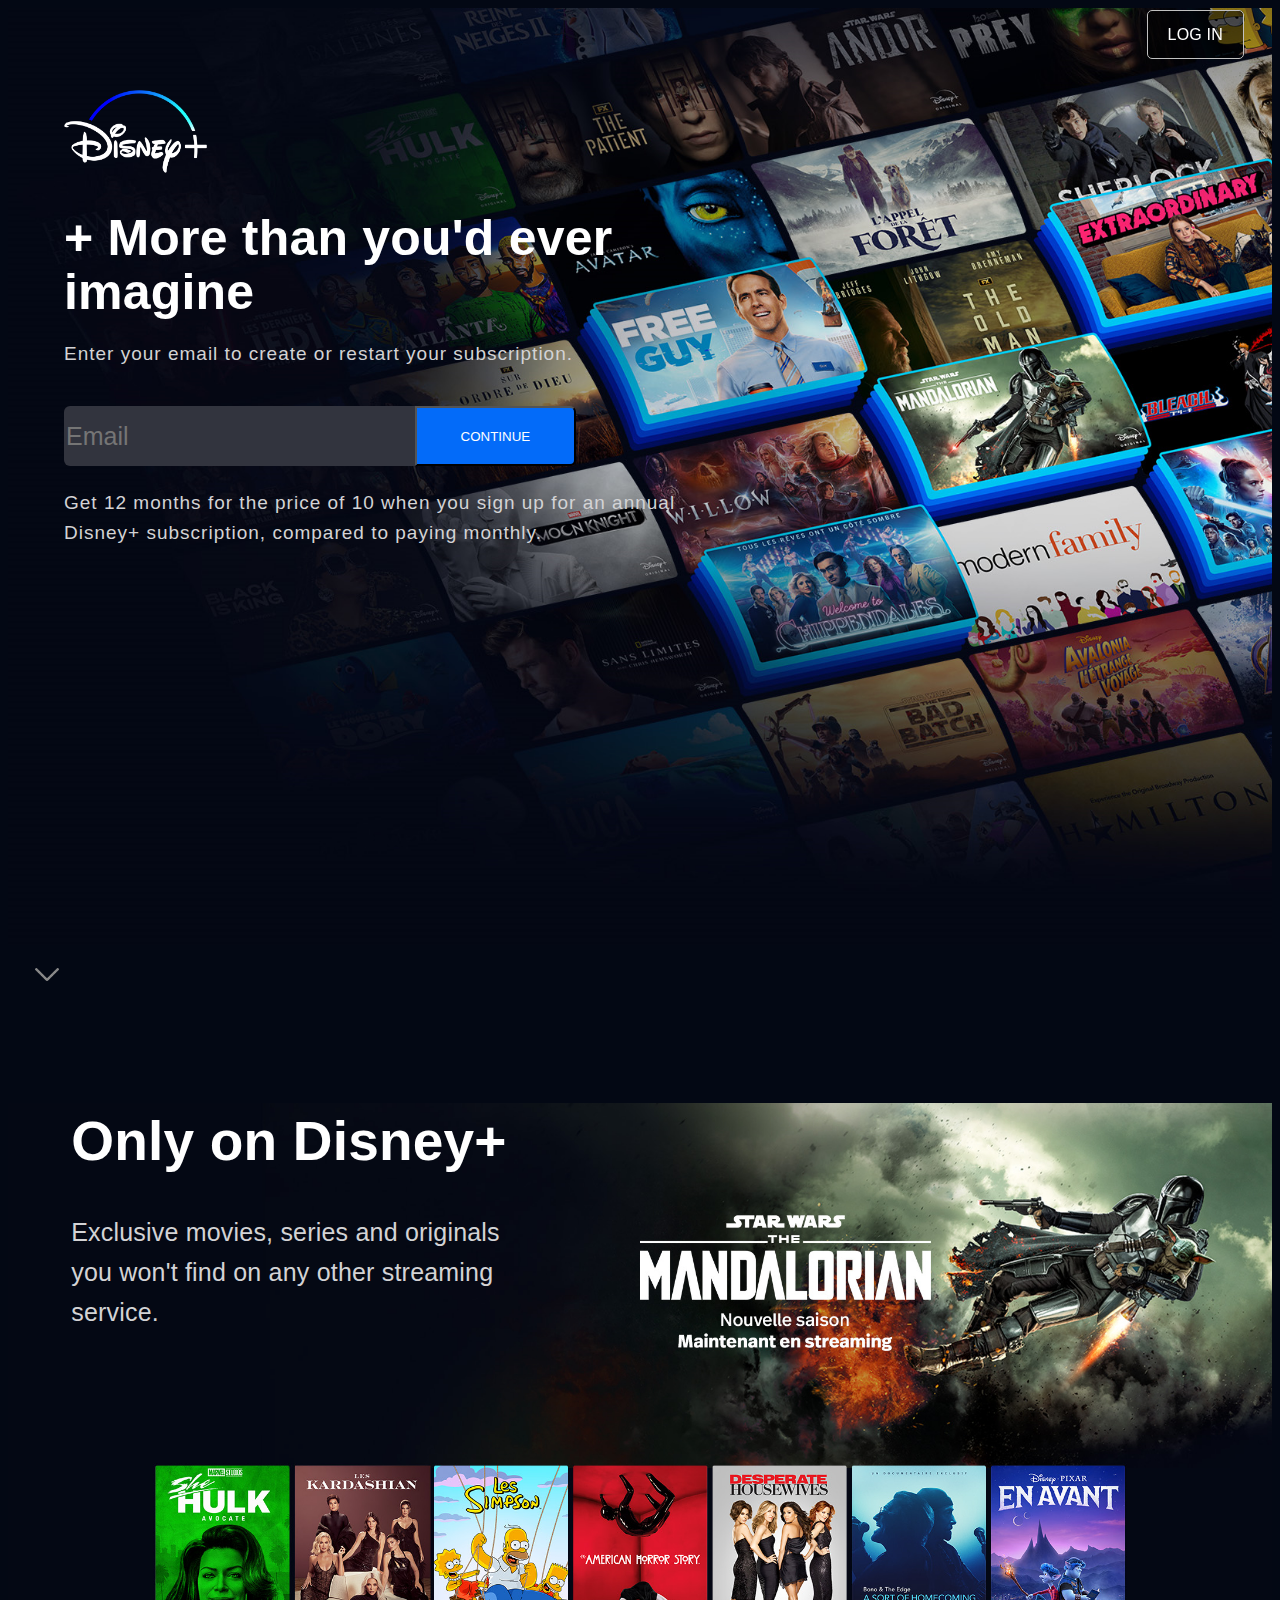
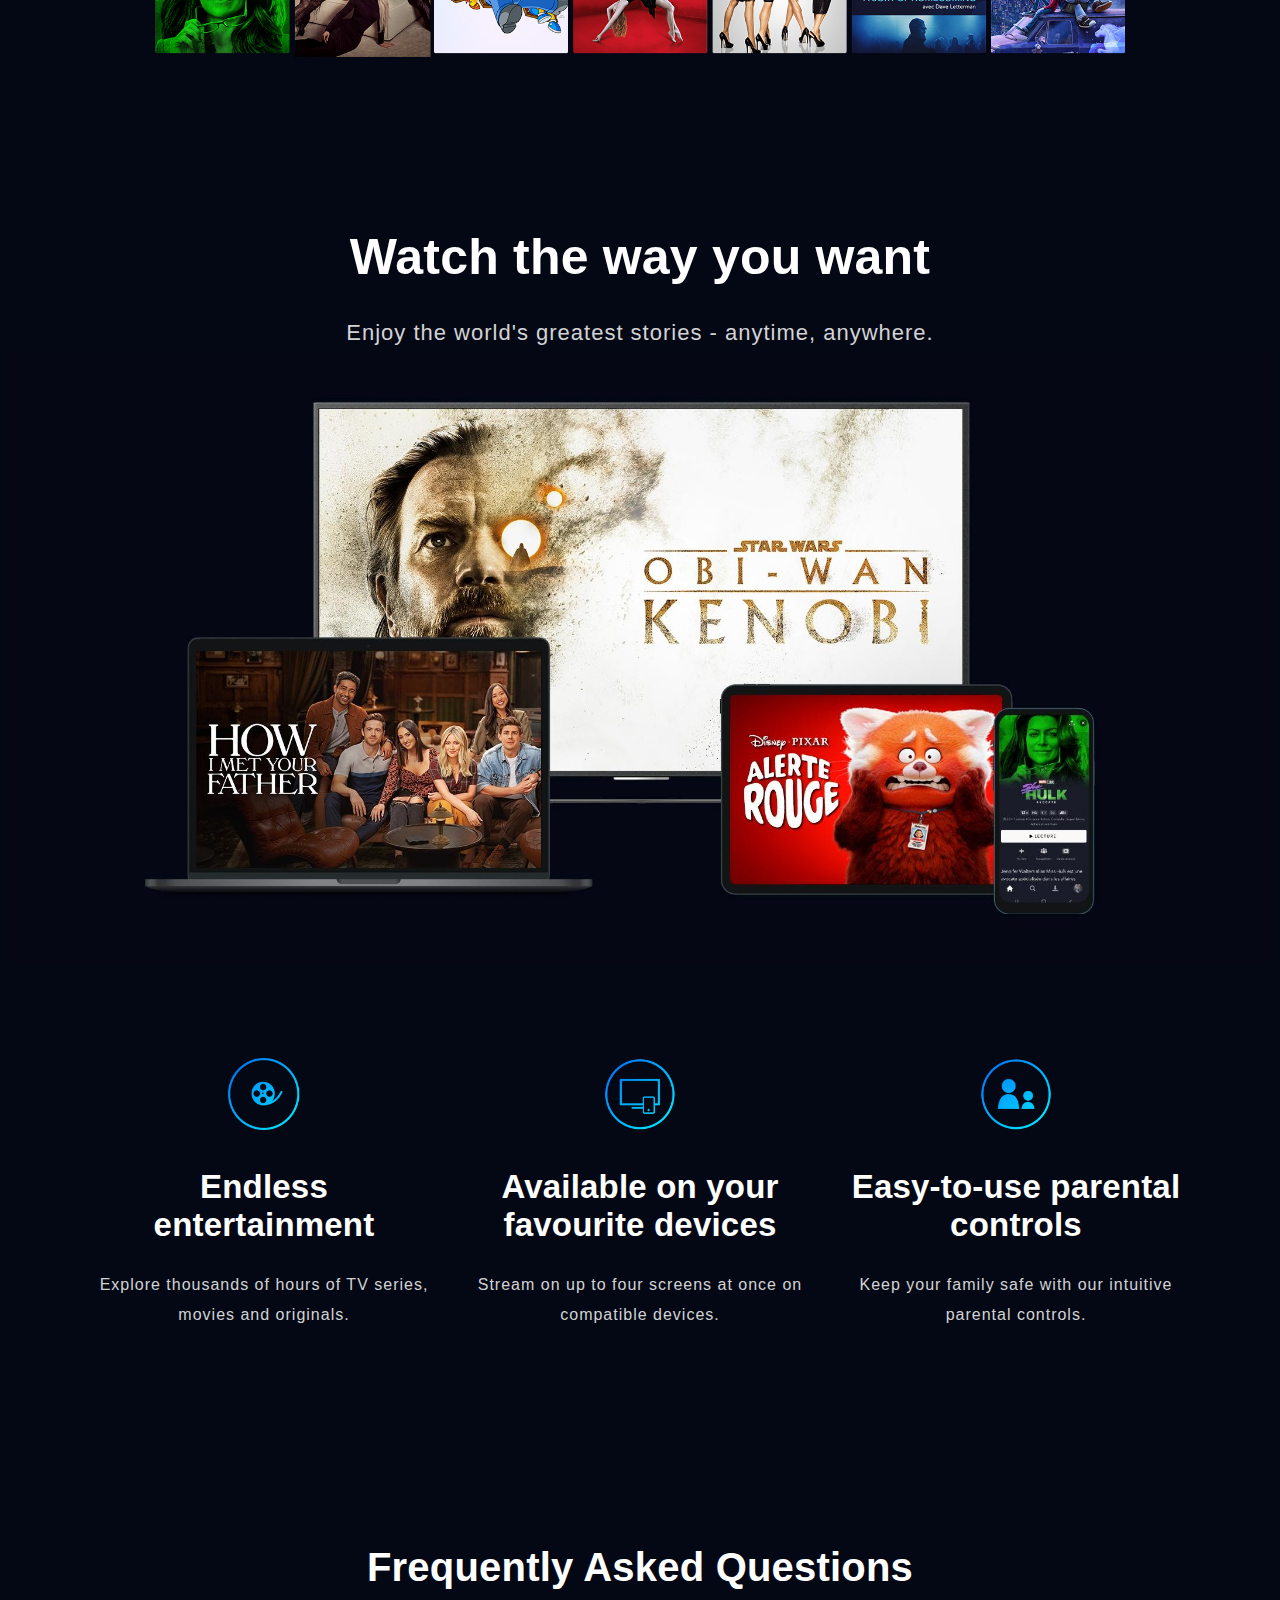
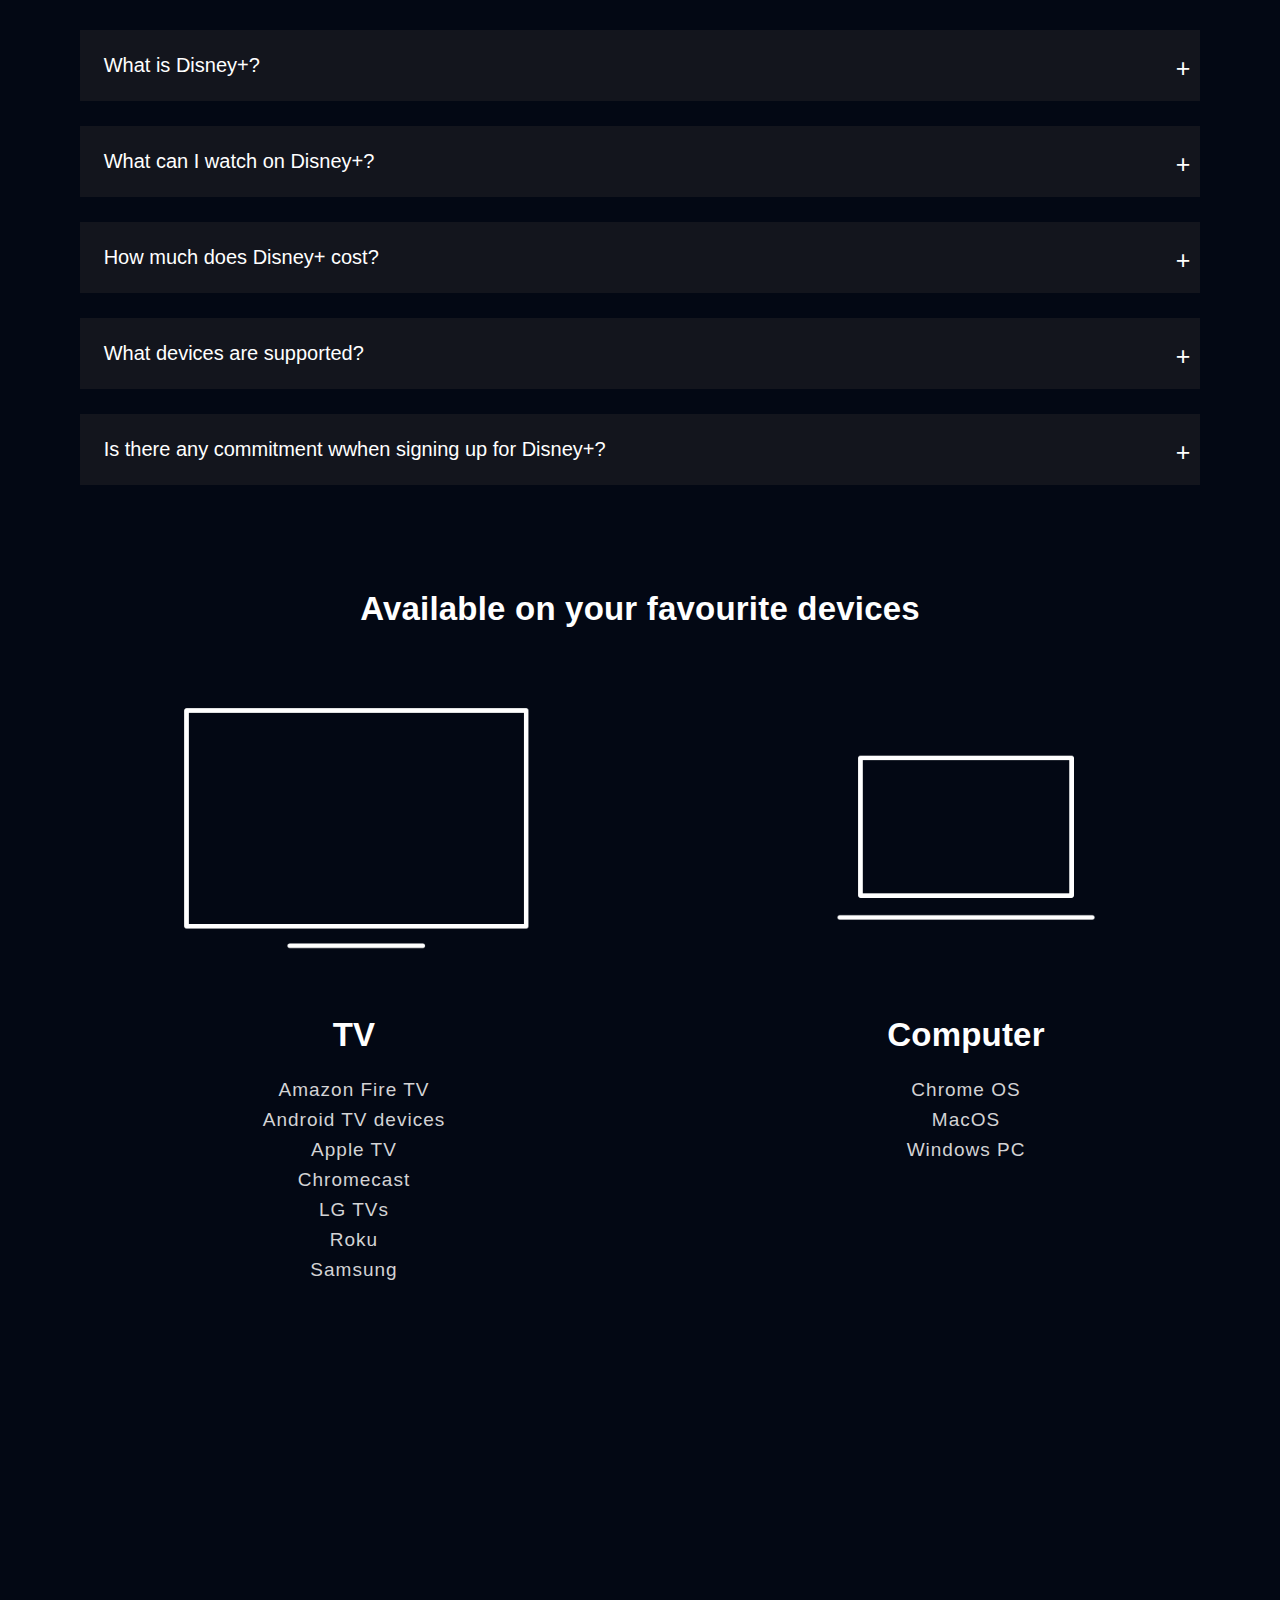
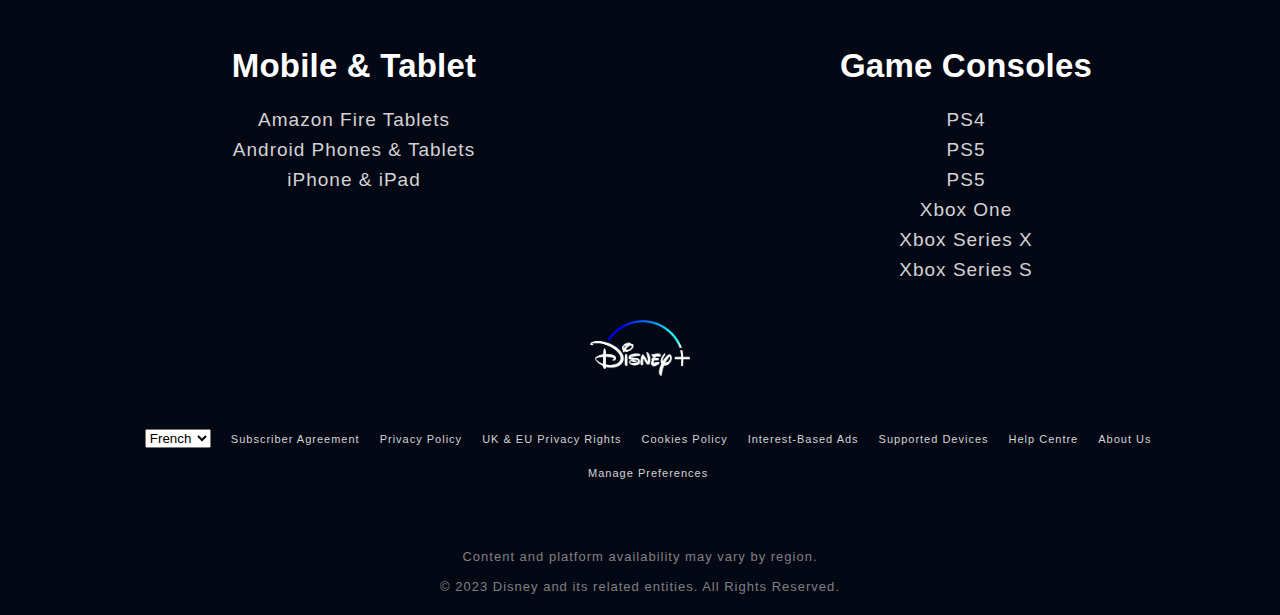
<file: index.html>
<!DOCTYPE html>
<html lang="en">

<head>
    <meta charset="UTF-8">
    <meta http-equiv="X-UA-Compatible" content="IE=edge">
    <meta name="viewport" content="width=device-width, initial-scale=1.0">
    <link rel="stylesheet" href="./css/normalize.css">
    <link rel="stylesheet" href="./css/responsive.css">
    <link rel="Icon" href="img/logo-disney-plus.png">
    <title>Disney.en</title>
</head>

<body>
    <header>
        <nav class="nav-pre-sticky">
            <ul>
                <li>
                    <a href="" class="nav-pre-sticky" data-gv2-element="element" data-gv2-key="button">
                        <span>LOG IN</span>
                    </a>
                </li>
                <li>
                </li>
            </ul>
        </nav>
        <nav class="navpost-sticky">
            <ul class="nav-list">
                <li>
                    <img class="imgdisneynav" src="img/logo-disney-plus.png" width="89" height="50" alt="Disney+ Logo">
                </li>
                <li class="adroite">
                    <a href="/login" class="nav-post-sticky" data-gv2-key="button">
                        <span class="">SIGN UP NOW</span>
                    </a>
                </li>
                <li class="adroite">
                    <a href="/login" class="navnoir" data-gv2-element="element" data-gv2-key="button"
                        data-gv2-name="log_in" data-gv2-type="button" data-analytics="click"
                        data-analytics-name="Nav Link - Log In" data-testid="log_in_header">
                        <span>LOG IN</span>
                    </a>
                </li>
            </ul>
        </nav>
    </header>
    <main>

        <section class="section-01">
            <div class="div1">
                <img src="img/logo-disney-plus.png" width="143" height="83
                " alt="Disney+ Logo">
                <h1>+ More than you'd ever imagine</h1>
                <p>Enter your email to create or restart your subscription.</p>
                <br>
                <div class="casemail">

                    <input type="email" name="email" id="email" placeholder="Email">
                    <button type="submit" class="buttonprimary">CONTINUE</button>

                </div>
                <div class="paragrapheacceuil">
                    <p>
                        Get 12 months for the price of 10 when you sign up for an annual <br> Disney+ subscription, compared to paying monthly.
                    </p>

                </div>




            </div>
        </section>
        <div class="arrow-down">
            <img src="img/arrow.png" alt="Down Arrow" class="bounce-top" />
        </div>
        <section class="section02">
            <div class="div-position">
                <h1>
                    Only on Disney+
                </h1>
                <p>
                    Exclusive movies, series and originals you won't find on any other streaming service.
                </p>
            </div>

        </section>

        <section class="section03">
            <h1>Watch the way you want</h1>
            <p class="azerty">Enjoy the world's greatest stories - anytime, anywhere.</p>
            <picture class="imgsection03">
                <img src="img/logo-kenobi.jpeg" alt="" width="2000px" height="550px">
            </picture>

            <ul class="liste">
                <li>
                    <img src="img/logo-bobine.png" class="img3" alt="">

                    <h3>Endless entertainment</h3>
                    <p>Explore thousands of hours of TV series, movies and originals.</p>
                </li>
                <li>
                    <picture>
                        <img src="img/logo-device.png" alt="">
                    </picture>
                    <h3>Available on your favourite devices</h3>
                    <p>Stream on up to four screens at once on compatible devices.</p>
                </li>
                <li>
                    <picture>
                        <img src="img/logo-parental.png" alt="">
                    </picture>
                    <h3>Easy-to-use parental controls</h3>
                    <p>Keep your family safe with our intuitive parental controls.</p>
                </li>
            </ul>
<!-- ----------------------------------------------------------------------------------------- -->
        </section>
        <section class="section04">
            <h3 class="questions"> Frequently Asked Questions</h3>
            <div class="divquestion">
                <button class="bouton2">
                    <span class="spanbouton">What is Disney+?
                    </span>
                    <span class="croix">+</span>
                </button>
                <div class="contenu">

                    <p>Disney+ is the streaming home for entertainment from Disney, Pixar, Marvel, Star Wars, National Geographic, Star and more.
                        <br>
                        <br>

                        Disney+ has a number of benefits included in the standard subscription price:
                    <ul class="sans-point">
                        <li>
                            <br>
                            <p> Exclusive Originals you can’t see anywhere else, blockbuster movies, bingeable shows, snackable shorts, and inspiring documentaries
                            </p>
                        </li>
                        <br>
                        <li>
                            <p>Unlimited downloads on up to 10 devices and up to 7 different profiles
                        </li>
                        <br>
                        <li>
                            <p>4K UHD streaming with Dolby Vision and Dolby Atmos support on compatible devices for no extra cost
                            </p>
                        </li>
                        <br>
                        <li>
                            <p>A robust parental controls system including dedicated profiles for children
                            </p>
                        </li>
                        <br>
                        <li>
                            <p>Up to 4 screens can stream simultaneously
                            </p>
                        </li>
                        <br>
                        <li>
                            <p>Host virtual viewing parties for up to 5 personal friends with Groupwatch
                            </p>
                        </li>
                    </ul>
                    </p>
                    </p>
                </div>
            </div>
            <div class="divquestion">
                <button class="bouton2">
                    <span class="spanbouton">What can I watch on Disney+?
                    </span>
                    <span class="croix">+</span>
                </button>
                <div class="contenu">

                    <p>With thousands of films and series from the greatest storytellers around the globe and more added each month, you will always find something to watch on Disney+
                        <br>
                        <br>

                        The best classics and sagas from Disney Studios, like Pinocchio or Pirates of the Caribbean
                    <ul>
                        <br>
                        <li>
                            <p>Heart-warming storytelling for all ages from the masterminds at Pixar such as the must-see Italian adventure Luca or Mei Lee's entering into adolescence in Turning Red
                            </p>
                        </li>
                        <br>
                        <li>
                            <p>Experience the ever-growing story of the Marvel Cinematic Universe like never before with must-see exclusive Original series from Marvel Studios - WandaVision, The Falcon and The Winter Soldier, Loki or Moon Knight

                            </p>
                        </li>
                        <br>
                        <li>
                            <p>Relive the epic Skywalker Saga or stream the latest live-action Star Wars series, like The Mandalorian or Obi-Wan Kenobi
                            </p>
                        </li>
                        <br>
                        <li>
                            <p>Open your eyes to the beauty of our planet with fearless National Geographic explorers and a number of insightful documentaries
                            </p>
                        </li>
                        <br>
                        <li>
                            <p>With Star, you will finally find series that everyone is talking about, such as Dopesick, The Kardashians, Desperate Housewives, Malcom, The Simpsons or the entire Futurama series invented by the same creators.
                            </p>
                        </li>
                        <br>

                    </ul>
                    </p>
                    </p>
                </div>
            </div>
            <div class="divquestion">
                <button class="bouton2">
                    <span class="spanbouton">How much does Disney+ cost?
                    </span>
                    <span class="croix">+</span>
                </button>
                <div class="contenu">

                    <p>Disney+ subscription costs €8.99 a month. Alternatively, save over 15%* with the annual subscription at €89.90 a year and get 12 months for the price of 10.
                        <br><br>
                        *savings compared to 12 months of the monthly price.
                        <br>

                </div>
            </div>
            <div class="divquestion">
                <button class="bouton2">
                    <span class="spanbouton">What devices are supported?
                    </span>
                    <span class="croix">+</span>
                </button>
                <div class="contenu">

                    <p>Disney+ supports mobile devices, web browsers, game consoles, set-top boxes, and smart TVs.
                    </p>

                </div>
            </div>
            <div class="divquestion">
                <button class="bouton2">
                    <span class="spanbouton">Is there any commitment wwhen signing up for Disney+?
                    </span>
                    <span class="croix">+</span>
                </button>
                <div class="contenu">

                    <p>There are no commitments and you can cancel at any time, effective at the end of your current payment period. Just follow the below 5 easy steps:
                        <br>
                    <ul>
                        <br>
                        <p> 1. Go to www.disneyplus.com and log in
                        </p>
                        </li>
                        <br>
                        <li>
                            <p> 2. Select your Profile
                            </p>
                        </li>
                        <br>
                        <li>
                            <p>3. Select Account
                            </p>
                        </li>
                        <br>
                        <li>
                            <p>4. Select Cancel Subscription
                            </p>
                        </li>
                        <br>
                        <li>
                            <p>5. Select Complete Cancellation to confirm


                            </p>
                        </li>
                    </ul>
                    </p>
                    </p>
                </div>
            </div>
<!-- ----------------------------------------------------------------------------------------- -->
        </section>
        <section id="devices" class="center">
            <h3>Available on your favourite devices</h3>
            <br>
            <p class="text-medium"></p>
            <ul class="grid-list">
                <li class="grid-item">
                    <picture class="device">
                        <img src="img/logo-tv.png" width="800" height="400" alt="TV Icon" loading="lazy">
                    </picture>
                    <h3>TV</h3>
                    <p class="text-medium">
                        Amazon Fire TV
                        <br>
                        Android TV devices
                        <br>
                        Apple TV
                        <br>
                        Chromecast
                        <br>
                        LG TVs
                        <br>
                        Roku
                        <br>
                        Samsung
                        <br>
                    </p>
                </li>
                <li class="grid-item">
                    <picture class="device">
                        <img src="img/logo-ordinateur.png" width="800" height="400" alt="TV Icon" loading="lazy">
                    </picture>
                    <h3>Computer</h3>
                    <p class="text-medium">
                        Chrome OS
                        <br>
                        MacOS
                        <br>
                        Windows PC

                    </p>
                </li>
                <li class="grid-item">
                    <picture class="device">
                        <img src="img/logo-ecran-portable.png" width="800" height="400" alt="TV Icon" loading="lazy">
                    </picture>
                    <h3>Mobile & Tablet</h3>
                    <p class="text-medium">
                        Amazon Fire Tablets
                        <br>
                        Android Phones & Tablets
                        <br>
                        iPhone & iPad

                    </p>
                </li>
                <li class="grid-item">
                    <picture class="device">
                        <img src="img/logo-manette-jeu.png" width="800" height="400" alt="TV Icon" loading="lazy">
                    </picture>
                    <h3>Game Consoles</h3>
                    <p class="text-medium">
                        PS4
                        <br>
                        PS5
                        <br>
                        PS5
                        <br>
                        Xbox One
                        <br>
                        Xbox Series X
                        <br>
                        Xbox Series S
                    </p>
                </li>

            </ul>
        </section>
    </main>


    <footer>
        <picture class="imgfooter">
            <img src="img/logo-disney-plus.png" alt="" width="100" height="56">
        </picture>
        <ul class="listeul">

            <li>
                <a></a>
                <select id="" class="languages" onchange="location = this.value;">
                    <option selected value="/disney-fr.html">French</option>
                    <option value="/disney-en.html">English</option>
                </select>

            </li>
            <li><a class="lien-sans-decoration"
                    href="https://www.disneyplus.com/fr-fr/legal/conditions-g%C3%A9n%C3%A9rales-d'abonnement">Subscriber Agreement</a>

            </li>
            <li>
                <a class="lien-sans-decoration"
                    href="https://www.disneyplus.com/fr-fr/legal/r%C3%A8gles-de-respect-de-la-vie-priv%C3%A9e">Privacy Policy</a>


            </li>
            <li>
                <a class="lien-sans-decoration"
                    href="https://www.disneyplus.com/fr-fr/legal/droits-donn%C3%A9es-dans-l'ue-et-au-r-u">UK & EU Privacy Rights</a>
            </li>
            <li>
                <a class="lien-sans-decoration"
                    href="https://www.disneyplus.com/fr-fr/legal/modalit%C3%A9s-relatives-aux-cookies">Cookies Policy</a>

            </li>
            <li>
                <a class="lien-sans-decoration"
                    href="https://preferences-mgr.trustarc.com/?pid=disney01&aid=disneyplusemea01&type=disneyplusemea">Interest-Based Ads</a>
            </li>
            <li>
                <a class="lien-sans-decoration"
                    href="https://help.disneyplus.com/csp?id=csp_article_content&article=devices-supported">Supported Devices</a>
            </li>
            <li>
                <a class="lien-sans-decoration" href="https://help.disneyplus.com/csp">Help Centre</a>
            </li>
            <li>
                <a class="lien-sans-decoration" href="https://www.disneyplus.com/fr-fr/welcome/gift-subscription">About Us</a>
            </li>
            <li>
                <a class="lien-sans-decoration"
                    href="https://help.disneyplus.com/csp?id=csp_article_content&article=introduction">Manage Preferences</a>
            </li>
        </ul>
        <br>
        <br>
        <br>

        <p class="text-fine">
            Content and platform availability may vary by region. <br>
            © 2023 Disney and its related entities. All Rights Reserved.
        </p>

    </footer>
    <script src="js/diseny-js.js"></script>
</body>

</html>
</file>
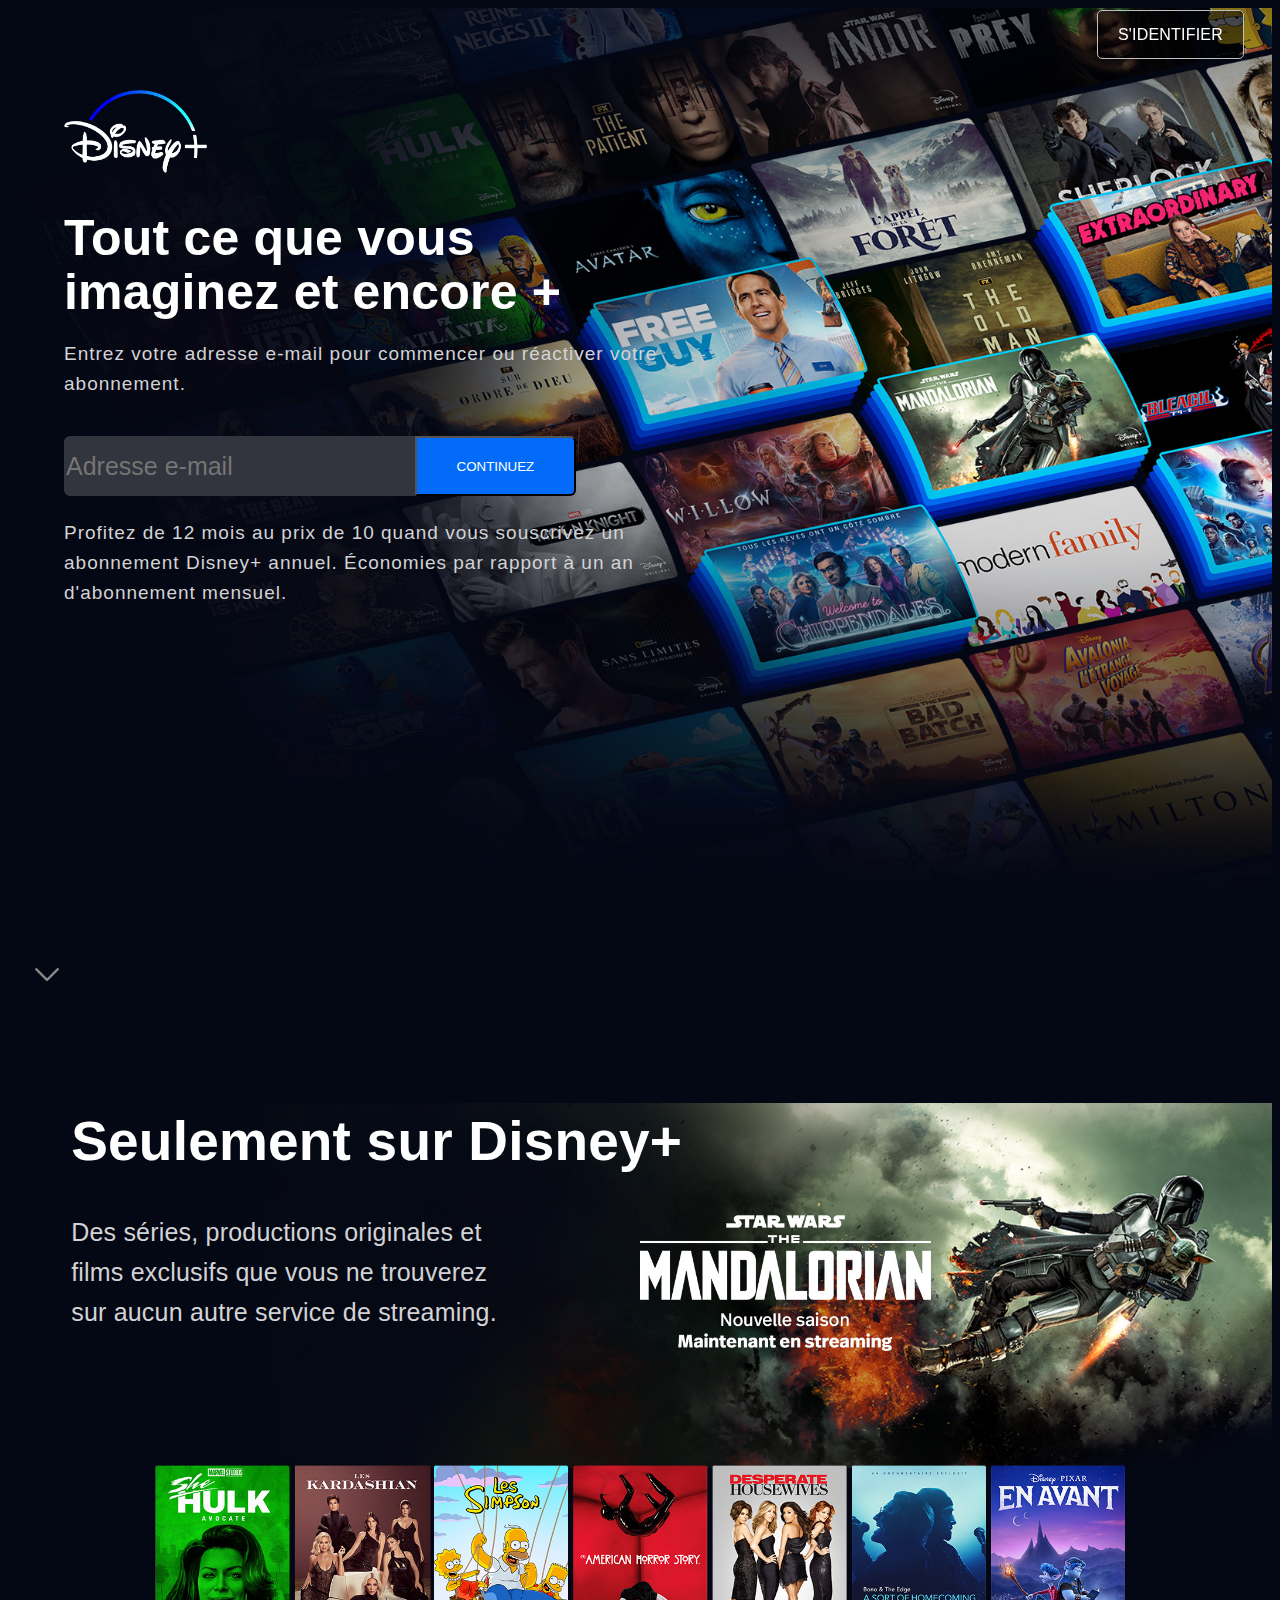
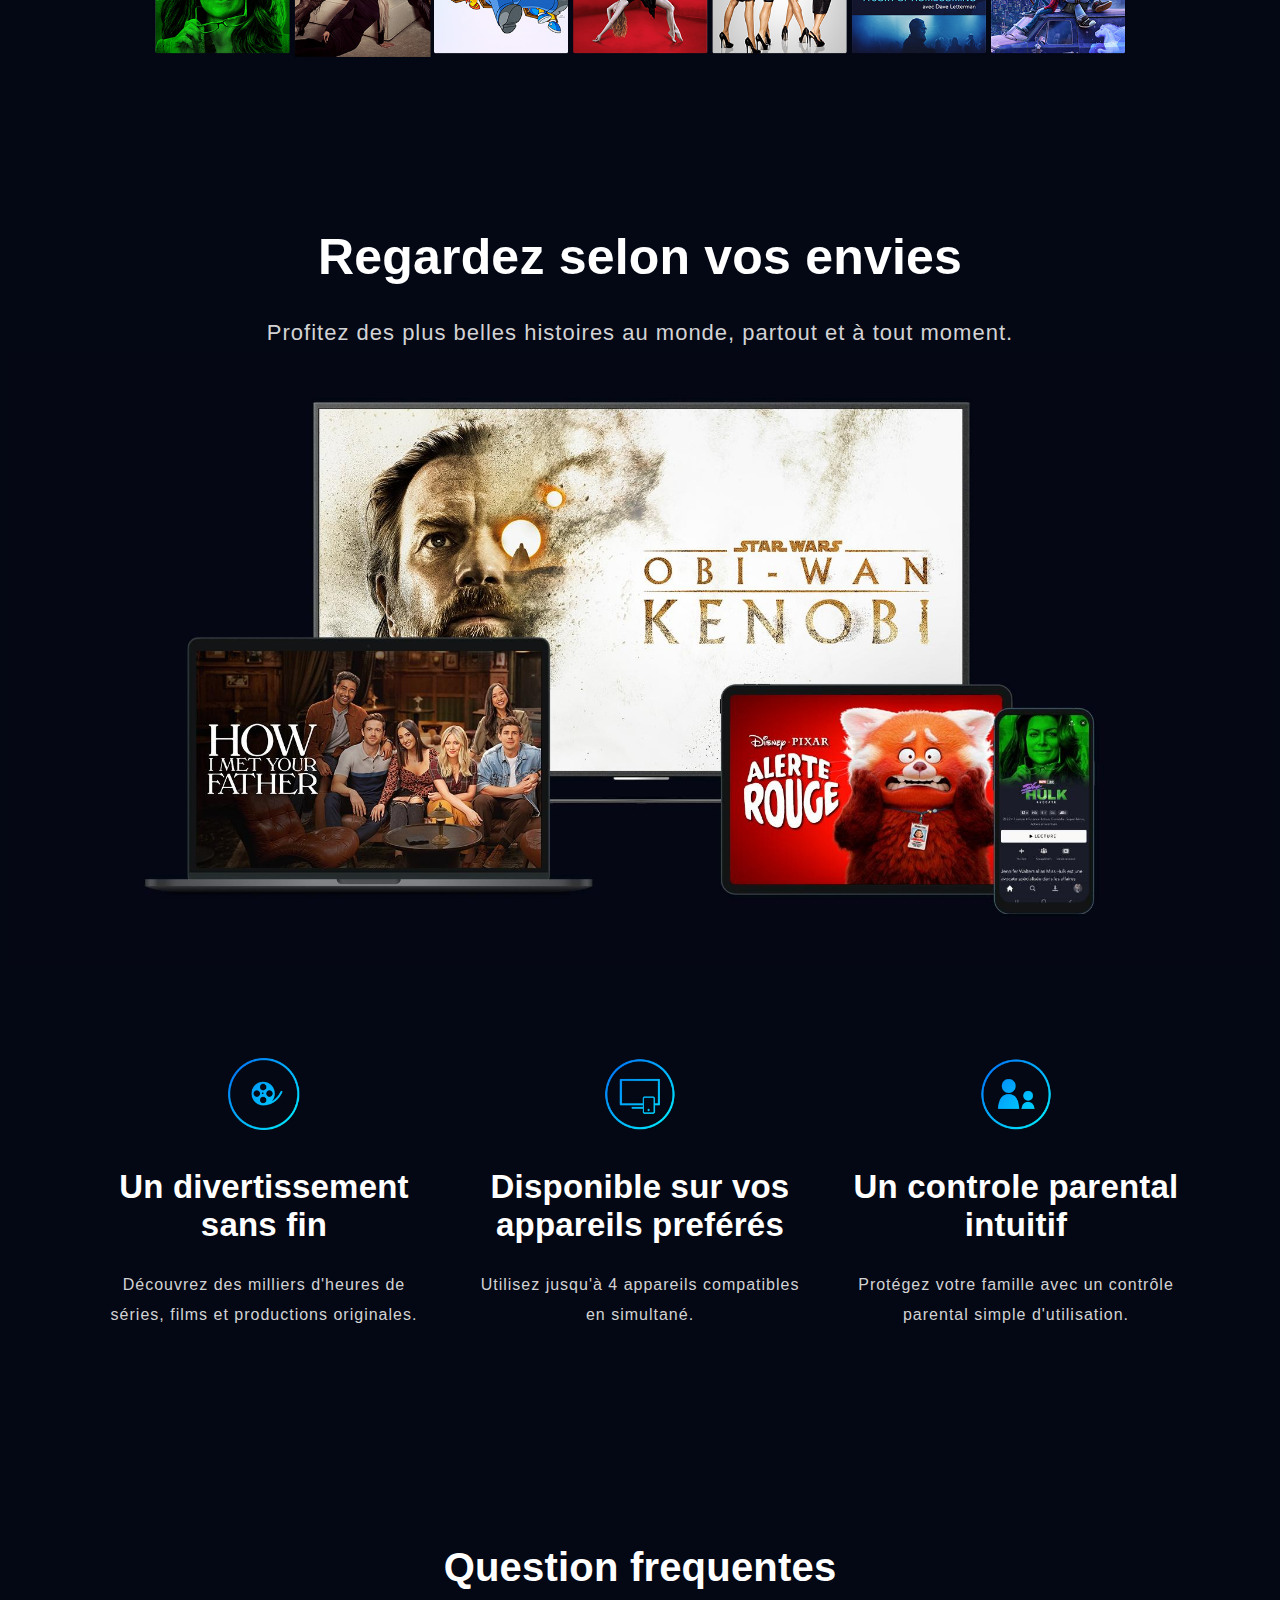
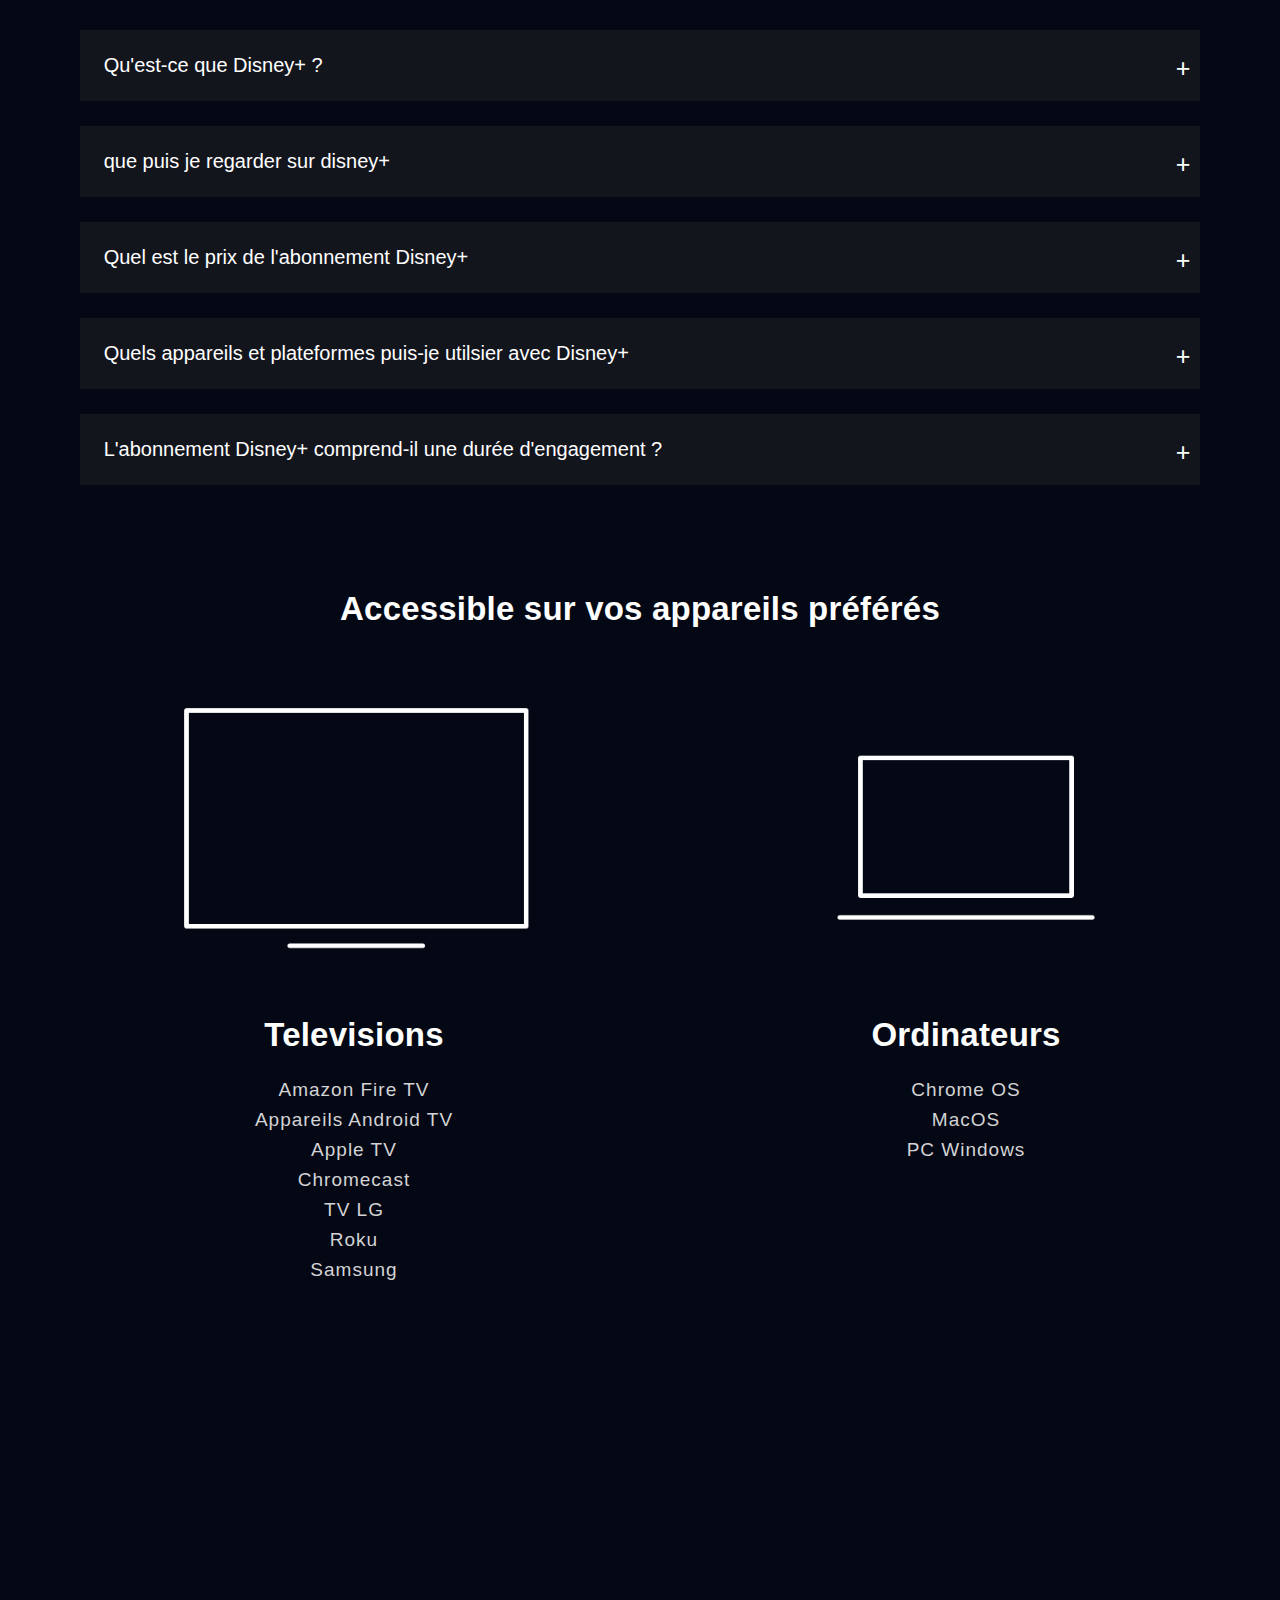
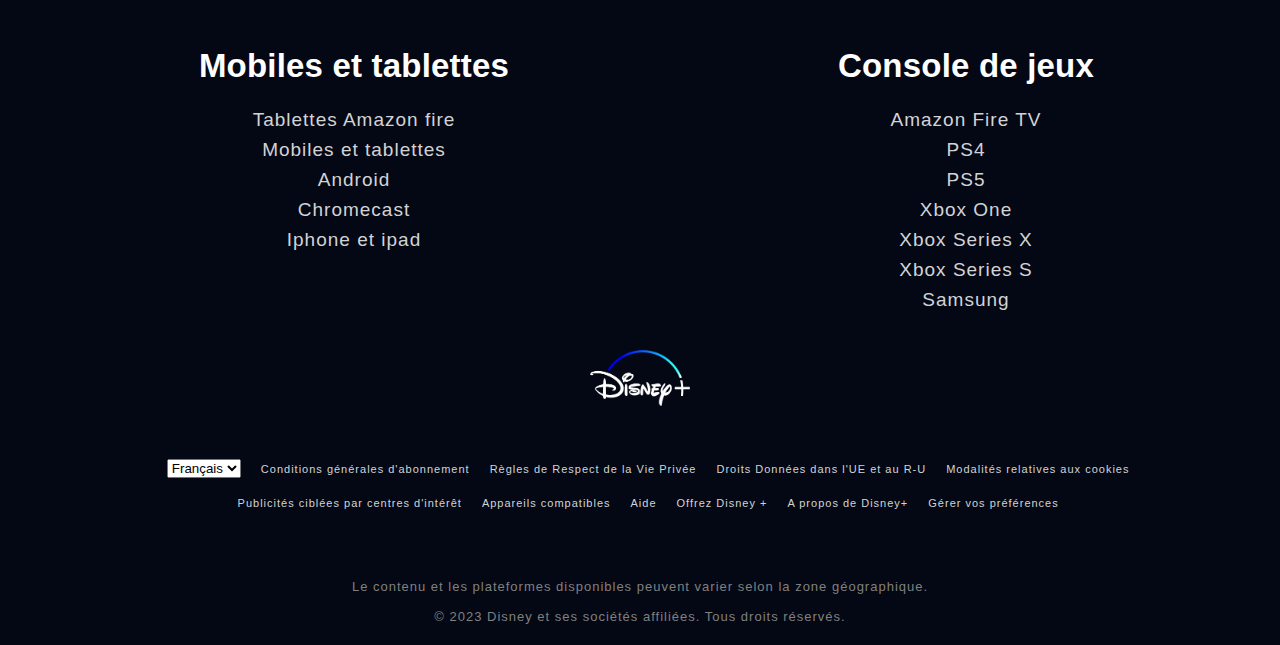
<file: disney-fr.html>
<!DOCTYPE html>
<html lang="fr">

<head>
    <meta charset="UTF-8">
    <meta http-equiv="X-UA-Compatible" content="IE=edge">
    <meta name="viewport" content="width=device-width, initial-scale=1.0">
    <link rel="stylesheet" href="./css/normalize.css">
    <link rel="stylesheet" href="./css/responsive.css">
    <link rel="Icon" href="img/logo-disney-plus.png">
    <title>Disney.Fr</title>
</head>

<body>
    <header>
        <nav class="nav-pre-sticky">
            <ul>
                <li>
                    <a href="" class="nav-pre-sticky" data-gv2-element="element" data-gv2-key="button">
                        <span>S'IDENTIFIER</span>
                    </a>
                </li>
                <li>
                </li>
            </ul>
        </nav>
        <nav class="navpost-sticky">
            <ul class="nav-list">
                <li>
                    <img class="imgdisneynav" src="img/logo-disney-plus.png" width="89" height="50" alt="Disney+ Logo">
                </li>
                <li class="adroite">
                    <a href="/login" class="nav-post-sticky" data-gv2-key="button">
                        <span class="">S'INSCRIRE</span>
                    </a>
                </li>
                <li class="adroite">
                    <a href="/login" class="navnoir" data-gv2-element="element" data-gv2-key="button"
                        data-gv2-name="log_in" data-gv2-type="button" data-analytics="click"
                        data-analytics-name="Nav Link - Log In" data-testid="log_in_header">
                        <span>S'IDENTIFIER</span>
                    </a>
                </li>
            </ul>
        </nav>
    </header>
    <main>

        <section class="section-01">
            <div class="div1">
                <img src="img/logo-disney-plus.png" width="143" height="83
                " alt="Disney+ Logo">
                <h1>Tout ce que vous imaginez et encore +</h1>
                <p>Entrez votre adresse e-mail pour commencer ou
                    réactiver votre <br> abonnement.</p>
                <br>
                <div class="casemail">

                    <input type="email" name="email" id="email" placeholder="Adresse e-mail">
                    <button type="submit" class="buttonprimary">CONTINUEZ</button>

                </div>
                <div class="paragrapheacceuil">
                    <p>
                        Profitez de 12 mois au prix de 10 quand vous souscrivez un <br> abonnement Disney+
                        annuel. Économies par rapport à un an <br> d'abonnement mensuel.
                    </p>

                </div>




            </div>
        </section>
        <div class="arrow-down">
            <img src="img/arrow.png" alt="Down Arrow" class="bounce-top" />
        </div>
        <section class="section02">
            <div class="div-position">
                <h1>
                    Seulement sur Disney+
                </h1>
                <p>
                    Des séries, productions originales et films exclusifs que vous ne trouverez sur aucun autre
                    service
                    de streaming.
                </p>
            </div>

        </section>

        <section class="section03">
            <h1>Regardez selon vos envies</h1>
            <p class="azerty">Profitez des plus belles histoires au monde, partout et à tout moment.</p>
            <picture class="imgsection03">
                <img src="img/logo-kenobi.jpeg" alt="" width="2000px" height="550px">
            </picture>

            <ul class="liste">
                <li>
                    <img src="img/logo-bobine.png" class="img3" alt="">

                    <h3>Un divertissement sans fin</h3>
                    <p>Découvrez des milliers d'heures de séries, films et productions originales.</p>
                </li>
                <li>
                    <picture>
                        <img src="img/logo-device.png" alt="">
                    </picture>
                    <h3>Disponible sur vos appareils preférés</h3>
                    <p>Utilisez jusqu'à 4 appareils compatibles en simultané.</p>
                </li>
                <li>
                    <picture>
                        <img src="img/logo-parental.png" alt="">
                    </picture>
                    <h3>Un controle parental intuitif</h3>
                    <p>Protégez votre famille avec un contrôle parental simple d'utilisation.</p>
                </li>
            </ul>
        </section>
        <section class="section04">
            <h3 class="questions"> Question frequentes</h3>
            <div class="divquestion">
                <button class="bouton2">
                    <span class="spanbouton">Qu'est-ce que Disney+ ?
                    </span>
                    <span class="croix">+</span>
                </button>
                <div class="contenu">

                    <p>Disney+ est la destination des univers Disney, Pixar, Marvel, Star Wars, National Geographic,
                        Star et encore +.
                        <br>
                        <br>

                        Un abonnement à Disney+, c’est tout ce que vous imaginez et encore + :
                    <ul class="sans-point">
                        <li>
                            <br>
                            <p> Retrouvez toutes les productions originales ainsi que les films, séries et
                                courts-métrages issus des mondes Disney, Pixar, Marvel, Star Wars, National Geographic,
                                Star* et encore +.
                            </p>
                        </li>
                        <br>
                        <li>
                            <p>Téléchargez autant de films et séries que vous souhaitez sur jusqu'à 10 appareils.
                        </li>
                        <br>
                        <li>
                            <p>Accédez à des films et séries en 4K UHD avec Dolby Vision et Dolby Atmos sur les
                                appareils compatibles sans frais supplémentaires.
                            </p>
                        </li>
                        <br>
                        <li>
                            <p>Utilisez le contrôle parental pour sécuriser l'accès aux contenus Disney+ ainsi que le
                                profil Enfants pour les plus jeunes.
                            </p>
                        </li>
                        <br>
                        <li>
                            <p>Regardez vos contenus préférés sur 4 appareils en simultané
                            </p>
                        </li>
                        <br>
                        <li>
                            <p>Découvrez GroupWatch, qui vous permettra de regarder à distance n'importe quel film ou
                                série avec votre famille et vos proches via l'application Disney+.
                            </p>
                        </li>
                    </ul>
                    </p>
                    </p>
                </div>
            </div>
            <div class="divquestion">
                <button class="bouton2">
                    <span class="spanbouton">que puis je regarder sur disney+
                    </span>
                    <span class="croix">+</span>
                </button>
                <div class="contenu">

                    <p>Avec des milliers de films et de séries imaginés par les plus grands créateurs du monde entier et
                        de nouveaux contenus ajoutés chaque mois, vous trouverez toujours quelque chose à regarder sur
                        Disney+.
                        <br>
                        <br>

                        Un abonnement à Disney+, c’est tout ce que vous imaginez et encore + :
                    <ul>
                        <br>
                        <li>
                            <p>Accédez aux plus beaux classiques et aux plus grandes sagas des studios Disney, de
                                Pinocchio aux Pirates des Caraïbes.
                            </p>
                        </li>
                        <br>
                        <li>
                            <p>Vivez comme jamais l'histoire en constante évolution de l'Univers Cinématographique
                                Marvel avec des séries exclusives des Studios Marvel comme WandaVision, Falcon et le
                                Soldat de l'Hiver, Loki ou bien encore Moon Knight.

                            </p>
                        </li>
                        <br>
                        <li>
                            <p>Revivez l'épopée de la saga Skywalker ou regardez en streaming les dernières séries
                                live-action Star Wars, comme The Mandalorian ou Obi-Wan Kenobi.
                            </p>
                        </li>
                        <br>
                        <li>
                            <p>Ouvrez les yeux sur la richesse de notre planète grâce aux intrépides explorateurs de
                                National Geographic et à leurs documentaires passionnants.
                            </p>
                        </li>
                        <br>
                        <li>
                            <p>Avec Star, retrouvez enfin des séries dont tout le monde parle, comme Dopesick, Les
                                Kardashian, Desperate Housewives, Malcolm, Les Simpson ou l'intégrale de la série
                                Futurama, imaginée par les mêmes créateurs.
                            </p>
                        </li>
                        <br>

                    </ul>
                    </p>
                    </p>
                </div>
            </div>
            <div class="divquestion">
                <button class="bouton2">
                    <span class="spanbouton">Quel est le prix de l'abonnement Disney+
                    </span>
                    <span class="croix">+</span>
                </button>
                <div class="contenu">

                    <p>Disney+ est disponible pour 8,99 € par mois. Vous pouvez aussi économiser plus de 15 %* en vous
                        abonnant pour 12 mois au prix de 89,90 €.

                        Vous pouvez également offrir un an de Disney+ à un ami ou un membre de votre famille en cliquant
                        ici.
                        <br>
                        <br>

                        Un abonnement à Disney+, c’est tout ce que vous imaginez et encore + :
                    <ul>
                        <br>

                        <li>
                            <br>
                            <p> Voir conditions d’abonnement. Comparatif entre 12 mois d'abonnement mensuel et
                                <br>
                                l'abonnement annuel.
                            </p>

                        </li>
                        <br>
                        <p>Découvrez GroupWatch, qui vous permettra de regarder à distance n'importe quel film ou
                            série avec votre famille et vos proches via l'application Disney+.
                        </p>
                        </li>

                </div>
            </div>
            <div class="divquestion">
                <button class="bouton2">
                    <span class="spanbouton">Quels appareils et plateformes puis-je utilsier avec Disney+
                    </span>
                    <span class="croix">+</span>
                </button>
                <div class="contenu">

                    <p>Disney+ est accessible sur mobiles, navigateurs Web, consoles de jeux, décodeurs TV et TV
                        connectées. Cliquez ici pour retrouver la liste complète des appareils compatibles.
                        <br>
                        <br>

                    </p>

                </div>
            </div>
            <div class="divquestion">
                <button class="bouton2">
                    <span class="spanbouton">L'abonnement Disney+ comprend-il une durée d'engagement ?
                    </span>
                    <span class="croix">+</span>
                </button>
                <div class="contenu">

                    <p>Disney+ est sans engagement et vous pouvez annuler votre abonnement quand vous le souhaitez.
                        L'annulation sera effective à la fin de la période pour laquelle vous avez payé. Pour vous
                        désabonner, suivez ces 6 étapes:
                        <br>
                        <br>

                        Un abonnement à Disney+, c’est tout ce que vous imaginez et encore + :
                    <ul>
                        <br>
                        <p> 1. Identifiez-vous sur www.DisneyPlus.com
                        </p>
                        </li>
                        <br>
                        <li>
                            <p> 2.Sélectionnez votre profil
                            </p>
                        </li>
                        <br>
                        <li>
                            <p>3.Sélectionnez Compte
                            </p>
                        </li>
                        <br>
                        <li>
                            <p>4.Sélectionnez votre abonnement
                            </p>
                        </li>
                        <br>
                        <li>
                            <p>5.Sélectionnez Résilier l’abonnement


                            </p>
                        </li>
                        <br>
                        <li>
                            <p>6.Sélectionnez Continuer pour résilier
                            </p>
                        </li>
                    </ul>
                    </p>
                    </p>
                </div>
            </div>


        </section>
        <section id="devices" class="center">
            <h3>Accessible sur vos appareils préférés</h3>
            <br>
            <p class="text-medium"></p>
            <ul class="grid-list">
                <li class="grid-item">
                    <picture class="device">
                        <img src="img/logo-tv.png" width="800" height="400" alt="TV Icon" loading="lazy">
                    </picture>
                    <h3>Televisions</h3>
                    <p class="text-medium">
                        Amazon Fire TV
                        <br>
                        Appareils Android TV
                        <br>
                        Apple TV
                        <br>
                        Chromecast
                        <br>
                        TV LG
                        <br>
                        Roku
                        <br>
                        Samsung
                        <br>
                    </p>
                </li>
                <li class="grid-item">
                    <picture class="device">
                        <img src="img/logo-ordinateur.png" width="800" height="400" alt="TV Icon" loading="lazy">
                    </picture>
                    <h3>Ordinateurs</h3>
                    <p class="text-medium">
                        Chrome OS
                        <br>
                        MacOS
                        <br>
                        PC Windows

                    </p>
                </li>
                <li class="grid-item">
                    <picture class="device">
                        <img src="img/logo-ecran-portable.png" width="800" height="400" alt="TV Icon" loading="lazy">
                    </picture>
                    <h3>Mobiles et tablettes</h3>
                    <p class="text-medium">
                        Tablettes Amazon fire
                        <br>
                        Mobiles et tablettes
                        <br>
                        Android
                        <br>
                        Chromecast
                        <br>
                        Iphone et ipad

                    </p>
                </li>
                <li class="grid-item">
                    <picture class="device">
                        <img src="img/logo-manette-jeu.png" width="800" height="400" alt="TV Icon" loading="lazy">
                    </picture>
                    <h3>Console de jeux</h3>
                    <p class="text-medium">
                        Amazon Fire TV
                        <br>
                        PS4
                        <br>
                        PS5
                        <br>
                        Xbox One
                        <br>
                        Xbox Series X
                        <br>
                        Xbox Series S
                        <br>
                        Samsung
                        <br>
                    </p>
                </li>

            </ul>
        </section>
    </main>


    <footer>
        <picture class="imgfooter">
            <img src="img/logo-disney-plus.png" alt="" width="100" height="56">
        </picture>
        <ul class="listeul">

            <li>
                <a></a>
                <select id="" class="languages" onchange="location = this.value;">
                    <option selected value="/disney-fr.html">Français</option>
                    <option value="/disney-en.html">English</option>
                </select>

            </li>
            <li><a class="lien-sans-decoration"
                    href="https://www.disneyplus.com/fr-fr/legal/conditions-g%C3%A9n%C3%A9rales-d'abonnement">Conditions
                    générales d'abonnement</a>

            </li>
            <li>
                <a class="lien-sans-decoration"
                    href="https://www.disneyplus.com/fr-fr/legal/r%C3%A8gles-de-respect-de-la-vie-priv%C3%A9e">Règles de
                    Respect de la Vie Privée</a>


            </li>
            <li>
                <a class="lien-sans-decoration"
                    href="https://www.disneyplus.com/fr-fr/legal/droits-donn%C3%A9es-dans-l'ue-et-au-r-u">Droits Données
                    dans l'UE et au R-U</a>
            </li>
            <li>
                <a class="lien-sans-decoration"
                    href="https://www.disneyplus.com/fr-fr/legal/modalit%C3%A9s-relatives-aux-cookies">Modalités
                    relatives aux cookies</a>

            </li>
            <li>
                <a class="lien-sans-decoration"
                    href="https://preferences-mgr.trustarc.com/?pid=disney01&aid=disneyplusemea01&type=disneyplusemea">Publicités
                    ciblées par centres d'intérêt</a>
            </li>
            <li>
                <a class="lien-sans-decoration"
                    href="https://help.disneyplus.com/csp?id=csp_article_content&article=devices-supported">Appareils
                    compatibles</a>
            </li>
            <li>
                <a class="lien-sans-decoration" href="https://help.disneyplus.com/csp">Aide</a>
            </li>
            <li>
                <a class="lien-sans-decoration" href="https://www.disneyplus.com/fr-fr/welcome/gift-subscription">Offrez
                    Disney +</a>
            </li>
            <li>
                <a class="lien-sans-decoration"
                    href="https://help.disneyplus.com/csp?id=csp_article_content&article=introduction">A propos de
                    Disney+</a>
            </li>
            <li>
                <a class="lien-sans-decoration" href="">Gérer vos préférences</a>
            </li>
        </ul>
        <br>
        <br>
        <br>

        <p class="text-fine">
            Le contenu et les plateformes disponibles peuvent varier selon la zone géographique. <br>
            © 2023 Disney et ses sociétés affiliées. Tous droits réservés.
        </p>

    </footer>
    <script src="js/diseny-js.js"></script>
</body>

</html>
</file>
<file: css/responsive.css>
@media screen and (min-width: 1025px) {
    .imgsection3 {
        width: 100%;
        /* Définit la largeur*/
        height: 100%;
        /* Définit la hauteur*/
        display: flex;
        /*le modèle d'affichage flexbox */
        justify-content: center;
        /*horizontalement */
        align-items: center;
        /*verticalement */
    }


    .lien-sans-decoration {
        text-decoration: none;
        color: inherit;
    }

    .imgsection3 img {
        width: 100%;
        height: 100%;
        object-fit: contain;
    }

    .nav-pre-sticky a:hover {
        background-color: rgb(255, 255, 255);
        color: rgb(0, 0, 0);
    }

    nav {
        height: 70px;
        left: 0;
        opacity: 1;
        /*l'élément est entièrement visible*/
        padding: 0 36px;
        pointer-events: none;
        position: fixed;
        right: 0%;
        top: 0;
        transform: translateZ(0);
        z-index: 2;
    }

    .section03 picture img {
        width: 100%;
        height: auto;
    }


    nav,
    nav ul {
        align-items: center;
        display: flex;
    }

    nav ul {
        list-style-type: none;
        margin-left: 0;
        /* Supprime la marge */
        padding-left: 0;
        /* Supprime le remplissage */
        text-indent: 0;
        /* Supprime l'indentation */
        width: 100%;
        /* largeur*/
    }

    nav ul li a {
        height: 50px;
        max-width: 260px;
        padding: 15px 20px;
        border: 1px solid silver;
        text-decoration: none;
        color: white;
        border-radius: 5px;
        background-color: rgb(0 0 0/ 0.5);

        /* 50% transparent */
    }

    .arrow-down {
        animation: bounce2 2s ease infinite;
    }

    @keyframes bounce2 {

        0%,
        20%,
        50%,
        80%,
        100% {
            transform: translateY(0);
        }

        40% {
            transform: translateY(-30px);
        }

        60% {
            transform: translateY(-15px);
        }
    }

    .nav-pre-sticky:hover {
        background-color: white;
        color: black;
    }


    .nav-pre-sticky ul {
        justify-content: flex-end;
    }

    .navpost-sticky {
        background-color: #040714;
    }


    .navpost-sticky {
        opacity: 0;
        visibility: hidden;
        transition: all 0.3s ease-in-out;

    }

    .navpost-sticky.show {
        opacity: 1;
        visibility: visible;
    }

    .nav-post-sticky {
        background-color: rgb(48, 78, 227);
        position: relative;


    }

    .nav-list {
        width: 100%;
        justify-content: flex-end;
    }

    .navpost-sticky li {
        margin-left: 10px;
        /* ou toute autre valeur que vous souhaitez pour l'espacement */
    }

    .imgdisneynav {
        position: absolute;
        left: 11px;
        top: 4px;

    }


    .section-01 {
        padding-bottom: 37px;
        background-image: url("/img/background-disney-plus.png");
        background-position: 50%;
        background-size: cover;
        width: 100%;
        height: 100vh;
    }


    .div1 {
        position: absolute;
        top: 10%;
        left: 5%;
        width: 50%;

    }

    h1 {
        color: white;
        font-size: 50px;

        font-family: Avenir, sans-serif;
        line-height: normal;
        line-height: 54px;

    }

    .div1 h1 {
        width: 87%;


    }

    .casemail {

        display: flex;
        width: 80%;
        height: 60px;
        border: 20px;
    }

    .buttonprimary {
        width: 45%;
        background-color: #036BF9;

        color: white;
        font-size: px;
        border-radius: 0px 6px 6px 0px;
    }

    #email {
        width: 100%;
        border-radius: 6px 0 0 6px;
        width: 100%;
        background-color: #32343E;

        font-size: 25px;
        border-style: none;

    }


    p {
        margin-top: -2%;
        font-size: 19px;
        line-height: 30px;
        font-family: Avenir, sans-serif;
        color: #D3D3D5;
        letter-spacing: 1px;



    }

    p {
        color: #D3D3D5;
    }


    .paragrapheacceuil {
        padding-top: 35px;
    }

    nav {
        position: fixed;
    }

    .section02 {
        padding-bottom: 80px;
        background-image: url(/img/mandalorian-normal.png);
        background-position: 50%;
        background-size: contain;
        background-repeat: no-repeat;
        width: 100%;
        height: 77vh;



    }

    .section02 h1 {
        display: block;
        padding-left: 5%;
        padding-top: 90px;
        font-size: 55px;
    }

    .section02 p {
        padding-left: 5%;
        padding-top: 33px;
        letter-spacing: .2px;
        display: block;
        width: 34%;
        font-size: 25px;
        line-height: 40px;


    }

    h3 {
        color: white;
    }


    body {
        font-family: Avenir, sans-serif;
    }

    .azerty {
        text-align: center;
        display: block;
        margin: 3px;
        font-size: 22px;
        display: block;
        bottom: 25PX;

    }

    .deux {

        background-color: #050814;

    }

    .section03 {
        display: block;
        margin-bottom: 0%;
        background-color: #050814;
        background-size: cover;
        background: url();
        background-position: 100%;
        width: 100%;
        text-align: center;
        font-size: 20px;
        letter-spacing: .2px;


    }

    .contenu {
        font-size: 20px;
    }

    .bouton2 {
        background: 0 0;
        border: none;
        cursor: pointer;
        margin: 0;
        padding: 24px;
        text-align: inherit;
        width: 100%;

    }

    .divquestion {
        margin-top: 25px;
        background-color: #13151d;

    }

    .section04 {
        padding: 5.6vw;
    }


    .questions {
        color: white;
        font-size: 40px
    }

    h3 {
        text-align: center;
    }

    .spanbouton {
        font-size: 20px;
        color: white;
    }

    body {
        background-color: #030814;
        letter-spacing: .2px;

    }

    .contenu {
        display: none;
        padding: 20px;
    }

    .visible {
        display: block;
        opacity: 1;
        transition: opacity 0.3s ease-in-out;
    }

    .divquestion .bouton2 {
        position: relative;
        padding-right: 20px;
    }

    .divquestion .croix {
        position: absolute;
        top: 5;
        right: 0;
        padding: 0 10px;
        cursor: pointer;
        color: white;
        font-size: 25px;
    }

    .divquestion .croix:before {
        content: '';

    }

    .divquestion .bouton2.active .croix:before {
        content: '';
    }



    .liste li img {
        width: 100%;
        height: auto;

    }

    h3 {
        font-size: 33px;

    }

    .liste {
        display: flex;
        justify-content: space-around;
        padding: 0;
        list-style: none;
        margin: 68px;




    }

    .liste li {
        text-align: center;
        margin: 20px;
        width: 100%;
        min-width: 300px;




    }

    .liste li p {
        font-size: 19px;
        color: #D3D3D5;
    }

    .center {
        text-align: center;

    }

    .grid-list {
        display: flex;
        justify-content: center;
        display: grid;
        grid-template-columns: 1fr 1fr;
    }

    .grid-list li {

        margin: 0px;
        list-style-type: none;
    }

    .grid-list li img {
        width: 100%;
        height: auto;


    }

    footer li {
        list-style-type: none;

        margin: 1px;
        color: #D3D3D5;
        margin: 10px;


    }

    .bounce-top {
        position: relative;
        width: 3%;
        top: 10px;
        left: 20px;

    }

    .listeul {
        line-height: 10px;
    }

    footer ul {
        display: flex;
        flex-wrap: wrap;
        justify-content: center;
        padding: 1;
        padding: 32px;
        width: 88%;
        line-height: 0;
        letter-spacing: 1px;
        align-items: center;
        box-sizing: border-box;
        margin-left: 84px;

    }

    .text-fine {
        text-align: center;
        text-decoration: none;
        color: grey;
        font-size: 13px;

    }

    .imgfooter {
        display: flex;
        justify-content: center;

    }

    footer {
        width: 100%;
        font-size: 12px;
        height: auto;
        align-items: center;


    }
}

/* --------------------------------------------------------------------------------------------------------------------------------- */
@media screen and (min-width: 768px) and (max-width: 1024px) {
    .imgsection3 {
        width: 100%;
        height: 100%;
        display: flex;
        justify-content: center;
        align-items: center;
    }

    .lien-sans-decoration {
        text-decoration: none;
        color: inherit;
    }

    .imgsection3 img {
        width: 100%;
        height: 100%;
        object-fit: contain;
    }

    .nav-pre-sticky a:hover {
        background-color: white;
        color: black;
    }

    nav {
        height: 70px;
        left: 0;
        opacity: 1;
        padding: 0 36px;
        pointer-events: none;
        position: fixed;
        right: 0%;
        top: 0;
        transform: translateZ(0);
        z-index: 2;
    }

    .section03 picture img {
        width: 100%;
        height: auto;
    }


    nav,
    nav ul {
        align-items: center;
        display: flex;
    }

    nav ul {
        list-style-type: none;
        margin-left: 0;
        padding-left: 0;
        text-indent: 0;
        width: 100%;
    }

    nav ul li a {
        height: 50px;
        max-width: 260px;
        padding: 15px 20px;
        border: 1px solid silver;
        text-decoration: none;
        color: white;
        border-radius: 5px;
        background-color: rgb(0 0 0/ 0.5);

        /* 50% transparent */
    }

    .arrow-down {
        animation: bounce2 2s ease infinite;
    }

    @keyframes bounce2 {

        0%,
        20%,
        50%,
        80%,
        100% {
            transform: translateY(0);
        }

        40% {
            transform: translateY(-30px);
        }

        60% {
            transform: translateY(-15px);
        }
    }

    .nav-pre-sticky:hover {
        background-color: white;
        color: black;
    }


    .nav-pre-sticky ul {
        justify-content: flex-end;
    }

    .navpost-sticky {
        background-color: #040714;
    }


    .navpost-sticky {
        opacity: 0;
        visibility: hidden;
        transition: all 0.3s ease-in-out;

    }

    .navpost-sticky.show {
        opacity: 1;
        visibility: visible;
    }

    .nav-post-sticky {
        background-color: rgb(48, 78, 227);
        position: relative;


    }

    .nav-list {
        width: 100%;
        justify-content: flex-end;
    }

    .navpost-sticky li {
        margin-left: 10px;
        /* ou toute autre valeur que vous souhaitez pour l'espacement */
    }

    .imgdisneynav {
        position: absolute;
        left: 11px;
        top: 4px;

    }


    .section-01 {
        padding-bottom: 37px;
        background-image: url("/img/background-disney-plus.png");
        background-position: 50%;
        background-size: cover;
        width: 100%;
        height: 100vh;
    }


    .div1 {
        position: absolute;
        top: 40%;
        left: 20%;
        width: 70%;
        text-align: center;

    }

    h1 {
        color: white;
        font-size: 30px;

        font-family: Avenir, sans-serif;
        line-height: normal;
        line-height: 54px;

    }

    .div1 h1 {
        width: 87%;

    }


    .casemail {

        display: flex;
        width: 100%;
        height: 60px;

    }

    .buttonprimary {
        width: 45%;
        background-color: #036BF9;

        color: white;
        font-size: px;
        border-radius: 0px 6px 6px 0px;
    }

    #email {
        width: 100%;
        border-radius: 6px 0px 0px 6px;
        width: 100%;
        background-color: #32343E;

        font-size: 20px;
        border-style: none;

    }


    p {
        margin-top: -2%;
        font-size: 16px;
        line-height: 30px;
        font-family: Avenir, sans-serif;
        color: #D3D3D5;
        letter-spacing: 1px;



    }

    p {
        color: #D3D3D5;
    }


    .paragrapheacceuil {
        padding-top: 35px;
    }

    nav {
        position: fixed;
    }

    .section02 {
        padding-bottom: 80px;
        background-image: url(/img/mandalorian-normal.png);
        background-position: 50%;
        background-size: contain;
        background-repeat: no-repeat;
        width: 100%;
        height: 77vh;



    }

    .section02 h1 {
        display: block;
        padding-left: 5%;
        padding-top: 150px;
        font-size: 34px;
    }

    .section02 p {
        padding-left: 5%;
        padding-top: 33px;
        letter-spacing: .2px;
        display: block;
        width: 34%;
        font-size: 18px;
        line-height: 30px;


    }

    h3 {
        color: white;
    }


    body {
        font-family: Avenir, sans-serif;
    }

    .azerty {
        text-align: center;
        display: block;
        margin: 3px;
        font-size: 22px;
        display: block;
        bottom: 25PX;

    }

    .deux {

        background-color: #050814;

    }

    .section03 {
        display: block;
        margin-bottom: 0%;
        background-color: #050814;
        background-size: cover;
        background: url();
        background-position: 100%;
        width: 100%;
        text-align: center;
        font-size: 20px;
        letter-spacing: .2px;


    }

    .contenu {
        font-size: 20px;
    }

    .bouton2 {
        background: 0 0;
        border: none;
        cursor: pointer;
        margin: 0;
        padding: 24px;
        text-align: inherit;
        width: 100%;

    }

    .divquestion {
        margin-top: 25px;
        background-color: #13151d;

    }

    .section04 {
        padding: 5.6vw;
    }


    .questions {
        color: white;
        font-size: 28px
    }

    h3 {
        text-align: center;
    }

    .spanbouton {
        font-size: 18px;
        color: white;
    }

    body {
        background-color: #030814;
        letter-spacing: .2px;

    }

    .contenu {
        display: none;
        padding: 20px;
    }

    .visible {
        display: block;
        opacity: 1;
        transition: opacity 0.3s ease-in-out;
    }

    .divquestion .bouton2 {
        position: relative;
        padding-right: 20px;
    }

    .divquestion .croix {
        position: absolute;
        top: 5;
        right: 0;
        padding: 0 10px;
        cursor: pointer;
        color: white;
        font-size: 25px;
    }

    .divquestion .croix:before {
        content: '';

    }

    .divquestion .bouton2.active .croix:before {
        content: '';
    }



    .liste li img {
        width: 100%;
        height: auto;

    }

    h3 {
        font-size: 22px;

    }

    .liste {
        display: flex;
        justify-content: space-around;
        padding: 0;
        list-style: none;
        margin: 68px;




    }

    .liste li {
        text-align: center;
        margin: 20px;
        width: 100%;
        min-width: 300px;




    }

    .liste li p {
        font-size: 18px;
        color: #D3D3D5;
    }

    .center {
        text-align: center;

    }

    .grid-list {
        display: flex;
        justify-content: center;
        display: grid;
        grid-template-columns: 1fr 1fr;
    }

    .grid-list li {

        margin: 0px;
        list-style-type: none;
        font-size: 24px;

    }

    .grid-list li img {
        width: 100%;
        height: auto;


    }

    footer li {
        list-style-type: none;

        margin: 1px;
        color: #D3D3D5;
        margin: 10px;


    }

    .bounce-top {
        position: relative;
        width: 3%;
        top: 10px;
        left: 20px;

    }

    footer ul {
        display: flex;
        flex-wrap: wrap;
        justify-content: center;
        padding: 1;
        padding: 32px;
        width: 88%;
        line-height: 0;
        letter-spacing: 1px;
        align-items: center;
        box-sizing: border-box;
        margin-left: 84px;

    }

    .text-fine {
        text-align: center;
        text-decoration: none;
        color: grey;
        font-size: 13px;

    }

    .listeul {
        line-height: 10px;
    }

    .imgfooter {
        display: flex;
        justify-content: center;

    }

    footer {
        width: 100%;
        font-size: 12px;
        height: auto;
        align-items: center;


    }
}

/* --------------------------------------------------------------------------------------------------------------------------------- */
@media screen and (max-width: 767px) {
    .imgsection3 {
        width: 100%;
        height: 100%;
        display: flex;
        justify-content: center;
        align-items: center;
    }

    .lien-sans-decoration {
        text-decoration: none;
        color: inherit;
    }

    .imgsection3 img {
        width: 100%;
        height: 100%;
        object-fit: contain;
    }

    .nav-pre-sticky a:hover {
        background-color: white;
        color: black;
    }

    nav {
        height: 70px;
        left: 0;
        opacity: 1;
        padding: 0 36px;
        pointer-events: none;
        position: fixed;
        right: 0%;
        top: 0;
        transform: translateZ(0);
        z-index: 2;
    }

    .section03 picture img {
        width: 100%;
        height: auto;
    }


    nav,
    nav ul {
        align-items: center;
        display: flex;
    }

    nav ul {
        list-style-type: none;
        margin-left: 0;
        padding-left: 0;
        text-indent: 0;
        width: 100%;
    }

    nav ul li a {
        height: 50px;
        max-width: 260px;
        padding: 15px 20px;
        border: 1px solid silver;
        text-decoration: none;
        color: white;
        border-radius: 5px;
        background-color: rgb(0 0 0/ 0.5);

        /* 50% transparent */
    }

    .arrow-down {
        animation: bounce2 2s ease infinite;
    }

    @keyframes bounce2 {

        0%,
        20%,
        50%,
        80%,
        100% {
            transform: translateY(0);
        }

        40% {
            transform: translateY(-30px);
        }

        60% {
            transform: translateY(-15px);
        }
    }

    .nav-pre-sticky:hover {
        background-color: white;
        color: black;
    }


    .nav-pre-sticky ul {
        justify-content: flex-end;
    }

    .navpost-sticky {
        background-color: #040714;
    }


    .navpost-sticky {
        opacity: 0;
        visibility: hidden;
        transition: all 0.3s ease-in-out;

    }

    .navpost-sticky.show {
        opacity: 1;
        visibility: visible;
    }

    .nav-post-sticky {
        background-color: rgb(48, 78, 227);
        position: relative;


    }

    .nav-list {
        width: 100%;
        justify-content: flex-end;
    }

    .navpost-sticky li {
        margin-left: 10px;
        /* ou toute autre valeur que vous souhaitez pour l'espacement */
    }

    .imgdisneynav {
        position: absolute;
        left: 11px;
        top: 4px;

    }


    .section-01 {
        padding-bottom: 37px;
        background-image: url("/img/background-disney-plus.png");
        background-position: 50%;
        background-size: cover;
        width: 100%;
        height: 100vh;
    }


    .div1 {
        position: absolute;
        top: 40%;
        left: 20%;
        width: 70%;
        text-align: center;

    }

    h1 {
        color: white;
        font-size: 26px;

        font-family: Avenir, sans-serif;
        line-height: normal;
        line-height: 54px;

    }

    .div1 h1 {
        width: 87%;


    }

    .casemail {

        width: 80%;
        height: 25px;

    }

    .buttonprimary {
        width: 124%;
        background-color: #036BF9;
        height: 30px;
        color: white;
        font-size: 15px;
        border-radius: 0px 0px 6px 6px;
    }

    #email {
        width: 123%;
        background-color: #32343E;
        height: 30px;
        font-size: inherit;
        border-style: none;
        border-radius: 6px 6px 0px 0px;

    }


    p {
        margin-top: -2%;
        font-size: 16px;
        line-height: 30px;
        font-family: Avenir, sans-serif;
        color: #D3D3D5;
        letter-spacing: 1px;



    }

    p {
        color: #D3D3D5;
    }


    .paragrapheacceuil {
        padding-top: 35px;
    }

    nav {
        position: fixed;
    }

    .section02 {
        padding-bottom: 200px;
        background-image: url(/img/mandalorian-superposer.png);
        background-position: 50%;
        background-size: contain;
        background-repeat: no-repeat;
        width: 100%;
        height: 7vh;

    }

    .div-position {
        padding-top: 1px;
        position: relative;
    }

    .section02 h1 {
        display: block;
        padding-left: 5%;
        padding-top: 1px;
        font-size: 26px;
        text-align: center;
    }

    .section02 p {
        padding-left: 5%;
        padding-top: 33px;
        letter-spacing: .2px;
        display: block;
        /* width: 34%; */
        font-size: 16px;
        line-height: 26px;
        text-align: center;


    }

    h3 {
        color: white;
    }


    body {
        font-family: Avenir, sans-serif;
    }

    .azerty {
        text-align: center;
        display: block;
        margin: 3px;
        font-size: 16px;
        display: block;
        bottom: 25PX;

    }

    .deux {

        background-color: #050814;

    }

    .section03 {
        display: block;
        margin-bottom: 0%;
        background-color: #050814;
        background-size: cover;
        background: url();
        background-position: 100%;
        width: 100%;
        text-align: center;
        font-size: 20px;
        letter-spacing: .2px;


    }

    .contenu {
        font-size: 20px;
    }

    .bouton2 {
        background: 0 0;
        border: none;
        cursor: pointer;
        margin: 0;
        padding: 24px;
        text-align: inherit;
        width: 100%;

    }

    .divquestion {
        margin-top: 25px;
        background-color: #13151d;

    }

    .section04 {
        padding: 5.6vw;
    }


    .questions {
        color: white;
        font-size: 24px
    }

    h3 {
        text-align: center;
    }

    .spanbouton {
        font-size: 15px;
        color: white;
    }

    body {
        background-color: #030814;
        letter-spacing: .2px;

    }

    .contenu {
        display: none;
        padding: 20px;
    }

    .visible {
        display: block;
        opacity: 1;
        transition: opacity 0.3s ease-in-out;
    }

    .divquestion .bouton2 {
        position: relative;
        padding-right: 20px;
    }

    .divquestion .croix {
        position: absolute;
        top: 5;
        right: 0;
        padding: 0 10px;
        cursor: pointer;
        color: white;
        font-size: 25px;
    }

    .divquestion .croix:before {
        content: '';

    }

    .divquestion .bouton2.active .croix:before {
        content: '';
    }



    .liste li img {
        width: 100%;
        height: auto;

    }

    h3 {
        font-size: 22px;

    }

    .liste {
        display: flex;
        justify-content: space-around;
        padding: 0;
        list-style: none;
        margin: 68px;
        display: grid;
    }





}

.liste li {
    text-align: center;
    margin: 20px;
    width: 100%;
    min-width: 300px;




}

.liste li p {
    font-size: 16px;
    color: #D3D3D5;
}

.center {
    text-align: center;

}


.grid-list {
    display: flex;
    justify-content: center;
    display: grid;
    grid-template-columns: 1fr 1fr;
}


.grid-list li {

    margin: 0px;
    list-style-type: none;
}

.grid-list li img {
    width: 100%;
    height: auto;


}


.listeul {
    line-height: 10px;
}

footer li {
    list-style-type: none;

    margin: 1px;
    color: #D3D3D5;
    margin: 10px;


}

.bounce-top {
    position: relative;
    width: 3%;
    top: 10px;
    left: 20px;

}

footer ul {
    display: flex;
    flex-wrap: wrap;
    justify-content: center;
    padding: 1;
    padding: 32px;
    width: 88%;
    line-height: 0;
    letter-spacing: 1px;
    align-items: center;
    box-sizing: border-box;
    margin-left: 84px;

}

.text-fine {
    text-align: center;
    text-decoration: none;
    color: grey;
    font-size: 13px;

}

.imgfooter {
    display: flex;
    justify-content: center;

}

footer {
    width: 100%;
    font-size: 11px;
    height: auto;
    align-items: center;


}
</file>
